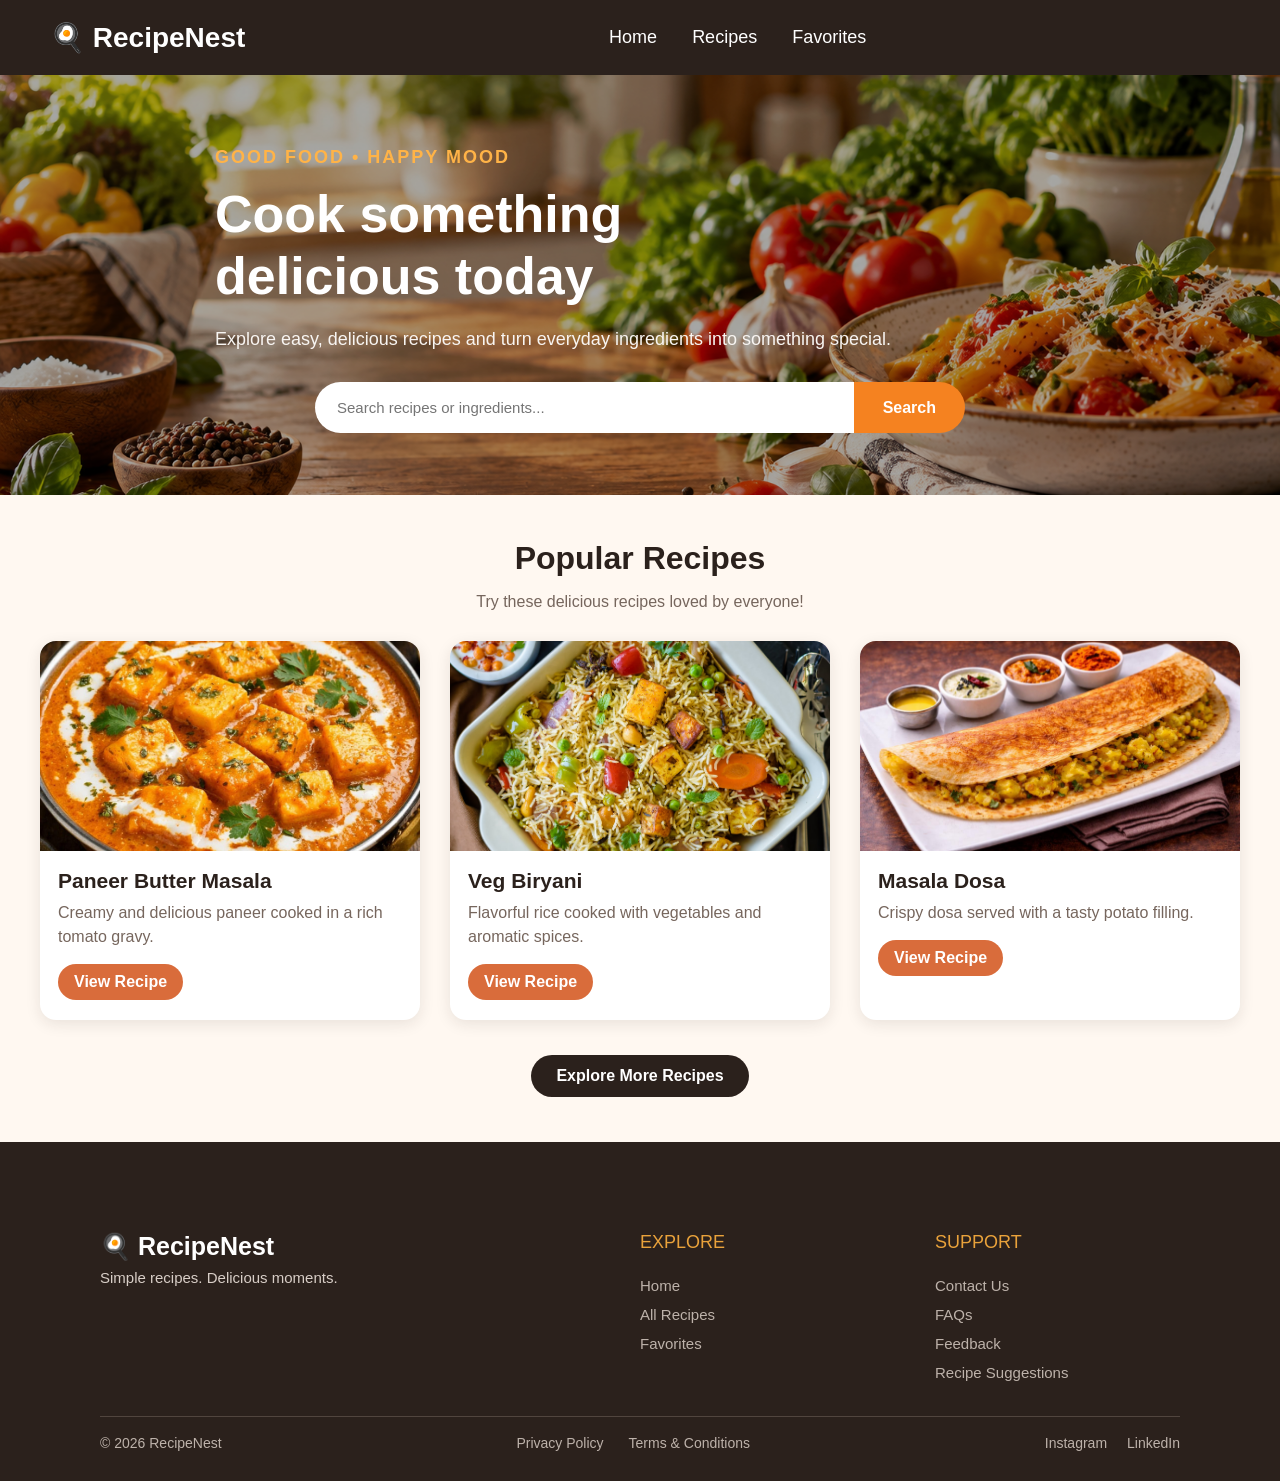
<file: index.html>
<!doctype html>
<html lang="en">
  <head>
    <meta charset="UTF-8" />
    <meta name="viewport" content="width=device-width, initial-scale=1.0" />
    <title>Recipe Book</title>
    <link rel="stylesheet" href="style.css" />
  </head>
  <body>
    <header class="header">
      <div>
        <div class="logo">🍳 RecipeNest</div>
        <nav class="links">
          <a href="index.html">Home</a>
          <a href="recipes.html">Recipes</a>
          <a href="favorites.html">Favorites</a>
        </nav>
        <div></div>
      </div>
    </header>

    <section class="hero">
      <div class="overlay"></div>
      <div class="hero-content">
        <p class="tagline">GOOD FOOD • HAPPY MOOD</p>
        <h1>Cook something<br />delicious today</h1>
        <p class="subtext">
          Explore easy, delicious recipes and turn everyday ingredients into
          something special.
        </p>
      </div>
      <div class="search-bar">
        <input
          type="text"
          id="searchInput"
          placeholder="Search recipes or ingredients..."
        />
        <button type="button" id="searchButton">Search</button>
      </div>
    </section>

    </div>

    <!-- Popular Recipes Section -->
    <section class="popular-section">
      <h2>Popular Recipes</h2>
      <p class="popular-text">
        Try these delicious recipes loved by everyone!
      </p>

      <div class="popular-recipes">

        <div class="popular-card">
          <img
            src="/images/PaneerButterMasala.jpg"
            alt="Paneer Butter Masala"
          />
          <h3>Paneer Butter Masala</h3>
          <p>
            Creamy and delicious paneer cooked in a rich tomato gravy.
          </p>
          <a href="detailedrecipe.html?food=paneer">View Recipe</a>
        </div>

        <div class="popular-card">
          <img src="/images/biryani.jpg" alt="Veg Biryani" />
          <h3>Veg Biryani</h3>
          <p>
            Flavorful rice cooked with vegetables and aromatic spices.
          </p>
          <a href="detailedrecipe.html?food=biryani">View Recipe</a>
        </div>

        <div class="popular-card">
          <img src="/images/dosa.jpg" alt="Masala Dosa" />
          <h3>Masala Dosa</h3>
          <p>
            Crispy dosa served with a tasty potato filling.
          </p>
          <a href="detailedrecipe.html?food=dosa">View Recipe</a>
        </div>

      </div>
       <a href="recipes.html" class="explore-button">
        Explore More Recipes
      </a>
    </section>

    <footer class="footer">
    <footer class="footer">
      <div class="footer-top">
        <div class="footer-brand">
          <h2>🍳 RecipeNest</h2>
          <p>Simple recipes. Delicious moments.</p>
        </div>
        <div class="footer-column">
          <h3>EXPLORE</h3>

          <a href="index.html">Home</a>
          <a href="recipes.html">All Recipes</a>
          <a href="favorites.html">Favorites</a>
        </div>
        <div class="footer-column">
          <h3>SUPPORT</h3>
          <a href="#">Contact Us</a>
          <a href="#">FAQs</a>
          <a href="#">Feedback</a>
          <a href="#">Recipe Suggestions</a>
        </div>
      </div>
      <div class="footer-bottom">
        <p>© 2026 RecipeNest</p>
        <div class="footer-bottom-links">
          <a href="#">Privacy Policy</a>
          <a href="#">Terms & Conditions</a>
        </div>
        <div class="social-icons">
          <a href="https://www.instagram.com/aradhya_shahi_/">Instagram</a>
          <a href="https://www.linkedin.com/in/aradhyak983">LinkedIn</a>
        </div>
      </div>
    </footer>
    <script src="search.js"></script>
    <script src="favorites.js"></script>
  </body>
</html>
</file>
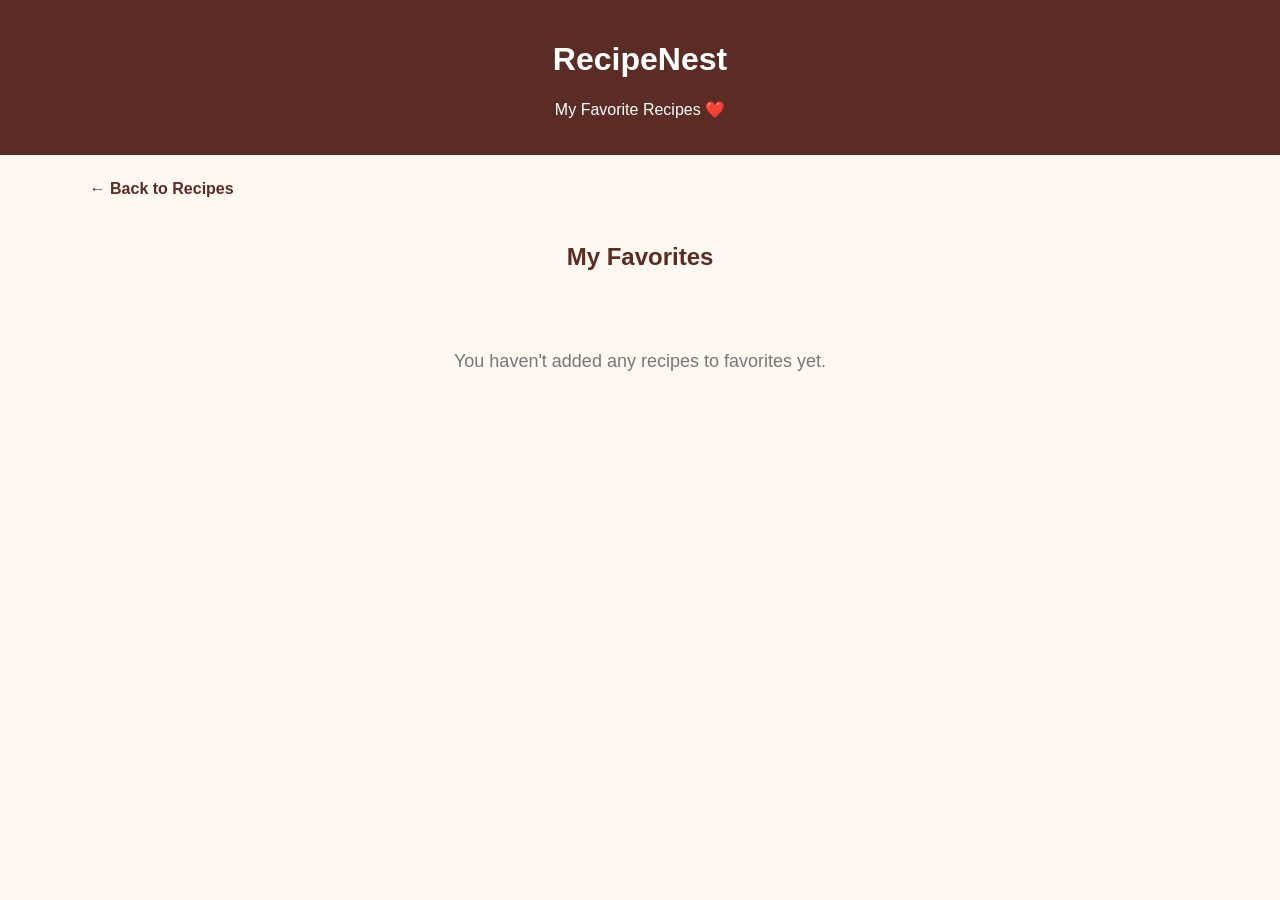
<file: favorites.html>
<!doctype html>
<html lang="en">
  <head>
    <meta charset="UTF-8" />

    <meta name="viewport" content="width=device-width, initial-scale=1.0" />

    <title>RecipeNest | Favorites</title>

    <style>
      body {
        font-family: Arial, sans-serif;
        margin: 0;
        background-color: #fff8f0;
      }
      header {
        background-color: #5b2c24;
        color: white;
        padding: 20px;
        text-align: center;
      }
      .back {
        display: inline-block;
        margin: 25px 7%;
        color: #5b2c24;
        text-decoration: none;
        font-weight: bold;
      }
      .heading {
        text-align: center;
        color: #5b2c24;
      }
      #favoritesContainer {
        width: 85%;
        margin: 30px auto;

        display: grid;
        grid-template-columns: repeat(4, 1fr);
        gap: 20px;
      }
      .favorite-card {
        background-color: white;
        border-radius: 12px;
        padding: 15px;
        box-shadow: 0 4px 15px rgba(0, 0, 0, 0.1);
      }
      .favorite-card img {
        width: 100%;
        height: 180px;
        object-fit: cover;
        border-radius: 10px;
      }

      .favorite-card h3 {
        color: #5b2c24;
      }

      .favorite-card a {
        display: inline-block;
        background-color: #5b2c24;
        color: white;
        text-decoration: none;
        padding: 8px 15px;
        border-radius: 6px;
      }
      #emptyMessage {
        text-align: center;
        margin-top: 50px;
        color: #777;
        font-size: 18px;
      }

      @media (max-width: 900px) {
        #favoritesContainer {
          grid-template-columns: repeat(2, 1fr);
        }
      }

      @media (max-width: 600px) {
        #favoritesContainer {
          grid-template-columns: 1fr;
        }
      }
    </style>
  </head>

  <body>
    <header>
      <h1>RecipeNest</h1>

      <p>My Favorite Recipes ❤️</p>
    </header>
    <a href="recipes.html" class="back"> ← Back to Recipes </a>
    <h2 class="heading">My Favorites</h2>
    <div id="favoritesContainer"></div>
    <p id="emptyMessage">You haven't added any recipes to favorites yet.</p>
    <script src="favorites-page.js"></script>
  </body>
</html>
</file>
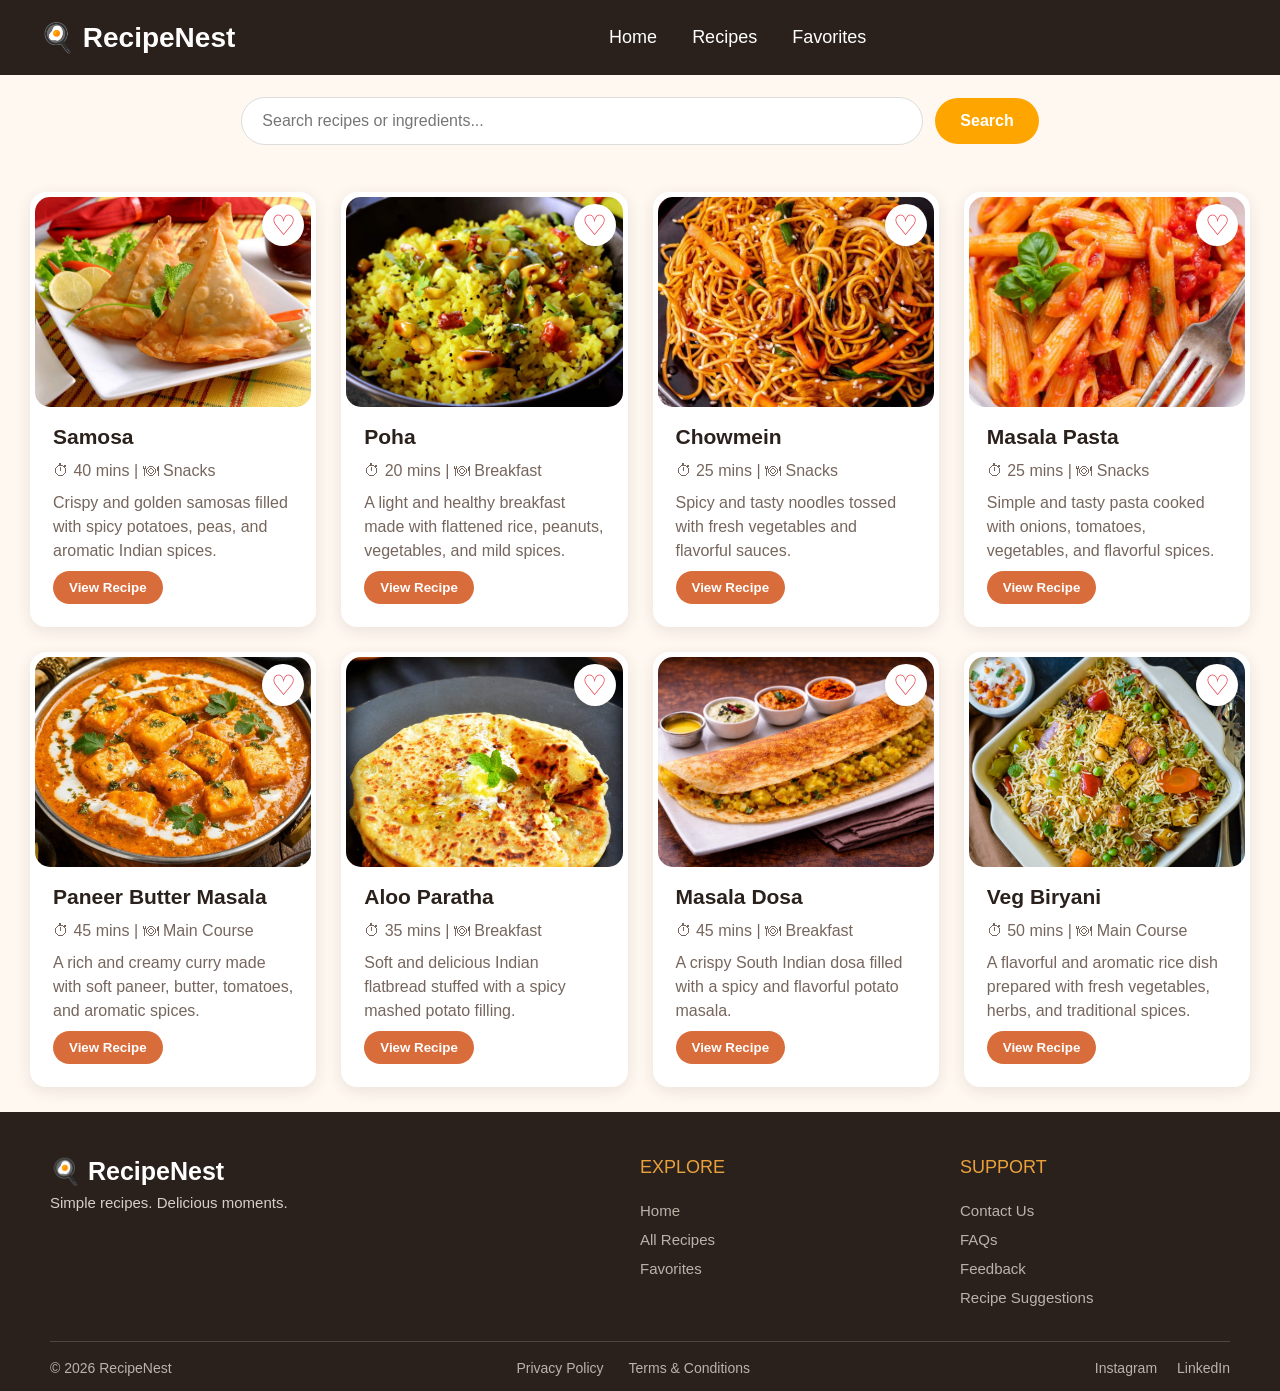
<file: recipes.html>
<!doctype html>
<html lang="en">
  <head>
    <meta charset="UTF-8" />
    <meta name="viewport" content="width=device-width, initial-scale=1.0" />
    <title>Recipes</title>
    <link rel="stylesheet" href="recipe.css" />
  </head>
  <body>
    <header class="header">
      <div>
        <div class="logo">🍳 RecipeNest</div>
        <nav class="links">
          <a href="index.html">Home</a>
          <a href="recipes.html">Recipes</a>
          <a href="favorites.html">Favorites</a>
        </nav>
        <div></div>
      </div>
    </header>
    <div class="search-container">
      <input
        type="text"
        id="searchInput"
        placeholder="Search recipes or ingredients..."
      />

      <button type="button" id="searchButton">Search</button>
    </div>
    <section>
      <p id="noResults">
        🔍<br />
        <strong>No recipes found!</strong><br />
        Try searching for another recipe or ingredient.
      </p>
      <div class="main">
        <div
          class="card"
          data-ingredients="potato peas flour green chilli ginger cumin garam masala"
        >
          <button class="favorite-btn" data-food="samosa">♡</button>
          <div>
            <img src="/images/samosa.jpg" alt="" />
          </div>
          <div>
            <h3>Samosa</h3>
            <p>⏱ 40 mins | 🍽 Snacks</p>
            <p>
              Crispy and golden samosas filled with spicy potatoes, peas, and
              aromatic Indian spices.
            </p>
            <a href="detailedrecipe.html?food=samosa"
              ><button>View Recipe</button></a
            >
          </div>
        </div>
        <div
          class="card"
          data-ingredients="poha flattened rice peanuts onion potato green chilli mustard seeds curry leaves turmeric lemon"
        >
          <button class="favorite-btn" data-food="poha">♡</button>
          <div>
            <img src="/images/poha.jpg" alt="" />
          </div>
          <div>
            <h3>Poha</h3>
            <p>⏱ 20 mins | 🍽 Breakfast</p>
            <p>
              A light and healthy breakfast made with flattened rice, peanuts,
              vegetables, and mild spices.
            </p>
            <a href="detailedrecipe.html?food=poha"
              ><button>View Recipe</button></a
            >
          </div>
        </div>
        <div
          class="card"
          data-ingredients="noodles cabbage carrot capsicum onion garlic soy sauce vinegar chilli sauce"
        >
          <button class="favorite-btn" data-food="chowmein">♡</button>
          <div>
            <img src="/images/chowmein.jpg" alt="" />
          </div>
          <div>
            <h3>Chowmein</h3>
            <p>⏱ 25 mins | 🍽 Snacks</p>
            <p>
              Spicy and tasty noodles tossed with fresh vegetables and flavorful
              sauces.
            </p>
            <a href="detailedrecipe.html?food=chowmein"
              ><button>View Recipe</button></a
            >
          </div>
        </div>
        <div
          class="card"
          data-ingredients="pasta tomato onion garlic capsicum tomato sauce oregano chilli flakes black pepper"
        >
          <button class="favorite-btn" data-food="pasta">♡</button>
          <div>
            <img src="/images/pasta.jpg" alt="" />
          </div>
          <div>
            <h3>Masala Pasta</h3>
            <p>⏱ 25 mins | 🍽 Snacks</p>
            <p>
              Simple and tasty pasta cooked with onions, tomatoes, vegetables,
              and flavorful spices.
            </p>
            <a href="detailedrecipe.html?food=pasta"
              ><button>View Recipe</button></a
            >
          </div>
        </div>
        <div
          class="card"
          data-ingredients="paneer butter tomato onion cream ginger garlic garam masala kasuri methi"
        >
          <button class="favorite-btn" data-food="paneer">♡</button>
          <div>
            <img src="/images/PaneerButterMasala.jpg" alt="" />
          </div>
          <div>
            <h3>Paneer Butter Masala</h3>
            <p>⏱ 45 mins | 🍽 Main Course</p>
            <p>
              A rich and creamy curry made with soft paneer, butter, tomatoes,
              and aromatic spices.
            </p>
            <a href="detailedrecipe.html?food=paneer"
              ><button>View Recipe</button></a
            >
          </div>
        </div>
        <div
          class="card"
          data-ingredients="wheat flour potato green chilli coriander cumin red chilli garam masala ghee"
        >
          <button class="favorite-btn" data-food="alooParatha">♡</button>
          <div>
            <img src="/images/aloo_paratha.jpg" alt="" />
          </div>
          <div>
            <h3>Aloo Paratha</h3>
            <p>⏱ 35 mins | 🍽 Breakfast</p>
            <p>
              Soft and delicious Indian flatbread stuffed with a spicy mashed
              potato filling.
            </p>
            <a href="detailedrecipe.html?food=alooParatha"
              ><button>View Recipe</button></a
            >
          </div>
        </div>
        <div
          class="card"
          data-ingredients="rice urad dal potato onion mustard seeds curry leaves green chilli turmeric"
        >
          <button class="favorite-btn" data-food="dosa">♡</button>
          <div>
            <img src="/images/dosa.jpg" alt="" />
          </div>
          <div>
            <h3>Masala Dosa</h3>
            <p>⏱ 45 mins | 🍽 Breakfast</p>
            <p>
              A crispy South Indian dosa filled with a spicy and flavorful
              potato masala.
            </p>
            <a href="detailedrecipe.html?food=dosa"
              ><button>View Recipe</button></a
            >
          </div>
        </div>
        <div
          class="card"
          data-ingredients="basmati rice vegetables carrot peas beans potato onion tomato ginger garlic biryani masala mint coriander"
        >
          <button class="favorite-btn" data-food="biryani">♡</button>
          <div>
            <img src="/images/biryani.jpg" alt="" />
          </div>
          <div>
            <h3>Veg Biryani</h3>
            <p>⏱ 50 mins | 🍽 Main Course</p>
            <p>
              A flavorful and aromatic rice dish prepared with fresh vegetables,
              herbs, and traditional spices.
            </p>
            <a href="detailedrecipe.html?food=biryani"
              ><button>View Recipe</button></a
            >
          </div>
        </div>
      </div>
    </section>
    <footer class="footer">
      <div class="footer-top">
        <div class="footer-brand">
          <h2>🍳 RecipeNest</h2>
          <p>Simple recipes. Delicious moments.</p>
        </div>
        <div class="footer-column">
          <h3>EXPLORE</h3>
          <a href="index.html">Home</a>
          <a href="recipes.html">All Recipes</a>
          <a href="favorites.html">Favorites</a>
        </div>
        <div class="footer-column">
          <h3>SUPPORT</h3>
          <a href="#">Contact Us</a>
          <a href="#">FAQs</a>
          <a href="#">Feedback</a>
          <a href="#">Recipe Suggestions</a>
        </div>
      </div>
      <div class="footer-bottom">
        <p>© 2026 RecipeNest</p>
        <div class="footer-bottom-links">
          <a href="#">Privacy Policy</a>
          <a href="#">Terms & Conditions</a>
        </div>
        <div class="social-icons">
          <a href="https://www.instagram.com/aradhya_shahi_/">Instagram</a>
          <a href="https://www.linkedin.com/in/aradhyak983">LinkedIn</a>
        </div>
      </div>
    </footer>
    <script src="favorites.js"></script>
    <script src="search.js"></script>
  </body>
</html>
</file>
<file: style.css>
* {
  box-sizing: border-box;
}
html,
body {
  margin: 0;
  padding: 0;
  width: 100%;
  font-family: Arial, Helvetica, sans-serif;
  background-color: #fff8f1;
  color: #2b211c;
  overflow-x: hidden;
}
.header > div {
  height: 75px;
  background-color: #2b211c;

  display: flex;
  justify-content: space-between;
  align-items: center;

  padding: 0 50px;
}
.logo {
  color: #ffffff;
  font-size: 28px;
  font-weight: bold;
}
.links {
  display: flex;
  align-items: center;
  gap: 35px;
}
.links a {
  color: white;
  text-decoration: none;
  font-size: 18px;
  font-weight: 500;
}
.links a:hover {
  color: #e9a23b;
}

.hero {
  position: relative;
  /* height: 30%; */
  width: 100%;
  min-height: 420px;
  background-image: url("/images/backgroundimage.png");
  background-size: cover;
  background-position: center;
  display: flex;
  flex-direction: column;
  justify-content: center;
  align-items: center;
  overflow: hidden;
}
.overlay {
  position: absolute;
  top: 0;
  left: 0;
  width: 100%;
  height: 100%;
  background-color: rgba(0, 0, 0, 0.35);
  z-index: 0;
}
.tagline {
  color: #ffb347;
  font-size: 18px;
  font-weight: bold;
  letter-spacing: 2px;
  margin-bottom: 15px;
  margin-top: 10px;
}
.hero-content {
  position: relative;
  z-index: 1;
  width: 90%;
  max-width: 850px;
  color: white;
}
.hero-content h1 {
  font-size: 52px;
  line-height: 1.2;
  margin: 0 0 15px;

  color: white;
}
.subtext {
  font-size: 18px;
  line-height: 1.6;
  margin-bottom: 28px;

  color: #f8f5f2;
}
.search-bar {
  width: 100%;
  display: flex;
  justify-content: center;
  max-width: 650px;
  margin: 0 auto;
  position: relative;
  z-index: 2;
}
.search-bar input {
  flex: 1;
  padding: 17px 22px;
  border: none;
  outline: none;
  font-size: 15px;
  border-radius: 30px 0 0 30px;
}
.search-bar button {
  padding: 11px 29px;
  border: none;
  font-size: 16px;
  font-weight: bold;
  background-color: #f58220;
  color: white;
  border-radius: 0 30px 30px 0;
  cursor: pointer;
  transition: 0.3s;
}
.search-bar button:hover {
  background-color: #d9650c;
}
/* Popular Recipes */

.popular-section {
  background-color: #fff8f1;
  padding: 45px 30px;
  text-align: center;
}

.popular-section h2 {
  margin: 0 0 10px;
  font-size: 32px;
  color: #2b211c;
}

.popular-text {
  color: #76665d;
  margin-bottom: 30px;
  font-size: 16px;
}

.popular-recipes {
  display: grid;
  grid-template-columns: repeat(3, 1fr);
  gap: 30px;
  max-width: 1200px;
  margin: auto;
}

.popular-card {
  background-color: white;
  border-radius: 16px;
  overflow: hidden;
  box-shadow: 0 4px 15px rgba(43, 33, 28, 0.1);
  text-align: left;
  padding-bottom: 20px;
}

.popular-card img {
  width: 100%;
  height: 210px;
  object-fit: cover;
  display: block;
}

.popular-card h3 {
  margin: 18px 18px 8px;
  font-size: 21px;
  color: #2b211c;
}

.popular-card p {
  margin: 0 18px 15px;
  color: #76665d;
  line-height: 1.5;
}

.popular-card a {
  display: inline-block;
  margin-left: 18px;
  padding: 9px 16px;
  background-color: #d96c3b;
  color: white;
  text-decoration: none;
  border-radius: 20px;
  font-weight: bold;
}

.popular-card a:hover {
  background-color: #b9542c;
}
.explore-button {
  display: inline-block;
  margin-top: 35px;
  padding: 12px 25px;
  background-color: #2b211c;
  color: white;
  text-decoration: none;
  border-radius: 25px;
  font-weight: bold;
  font-size: 16px;
  transition: 0.3s;
}

.explore-button:hover {
  background-color: #d96c3b;
}
.footer {
  background-color: #2b211c;
  color: white;
  padding: 45px 50px 15px;
}
.footer-top {
  display: grid;
  grid-template-columns: 2fr 1fr 1fr;
  gap: 50px;
  padding-bottom: 35px;
}
.footer-brand h2 {
  margin: 0 0 8px;
  font-size: 25px;
  color: white;
}
.footer-brand p {
  margin: 0;
  color: #d8cec7;
  font-size: 15px;
}
.footer-column {
  display: flex;
  flex-direction: column;
  gap: 12px;
}
.footer-column h3 {
  margin: 0 0 12px;
  color: #e9a23b;
  font-size: 18px;
  font-weight: 500;
}
.footer-column a {
  color: #bdb2aa;
  text-decoration: none;
  font-size: 15px;
}
.footer-column a:hover {
  color: white;
}
.footer-bottom {
  border-top: 1px solid #51453e;
  padding-top: 18px;
  display: flex;
  align-items: center;
  justify-content: space-between;
  gap: 20px;
}
.footer-bottom p {
  margin: 0;
  color: #bdb2aa;
  font-size: 14px;
}
.footer-bottom-links {
  display: flex;
  gap: 25px;
}
.footer-bottom-links a {
  color: #bdb2aa;
  text-decoration: none;
  font-size: 14px;
}
.footer-bottom-links a:hover {
  color: white;
}
.social-icons {
  display: flex;
  gap: 20px;
}
.social-icons a {
  color: #bdb2aa;
  text-decoration: none;
  font-size: 14px;
}
.social-icons a:hover {
  color: #e9a23b;
}

@media (max-width: 600px) {
  .header > div {
    height: auto;
    padding: 15px 20px;
    flex-direction: column;
    gap: 15px;
  }

  .links {
    gap: 20px;
  }

  .hero-content h1 {
    font-size: 36px;
  }

  .tagline {
    font-size: 14px;
  }

  .subtext {
    font-size: 15px;
  }

  .search-bar {
    flex-direction: column;
    gap: 10px;
  }

  .search-bar input {
    width: 100%;
    border-radius: 30px;
  }

  .search-bar button {
    width: 100%;
    border-radius: 30px;
  }

  .main {
    grid-template-columns: 1fr;
    padding: 20px;
  }

  .card img {
    height: 220px;
  }

  .footer {
    padding: 35px 20px 15px;
  }

  .footer-top {
    grid-template-columns: 1fr;
    gap: 30px;
  }

  .footer-bottom {
    flex-direction: column;
    text-align: center;
  }

  .footer-bottom-links {
    flex-direction: column;
    gap: 10px;
  }

  .social-icons {
    justify-content: center;
  }
}
</file>
<file: recipe.css>
* {
  box-sizing: border-box;
}
body {
  margin: 0;
  font-family: Arial, Helvetica, sans-serif;
  background-color: #fff8f1;
}

.header > div {
  background-color: #2b211c;
  min-height: 75px;
  display: flex;
  justify-content: space-between;
  align-items: center;
  padding: 15px 40px;
}
.logo {
  color: #ffffff;
  font-size: 28px;
  font-weight: bold;
}
.links {
  display: flex;
  align-items: center;
  gap: 35px;
}
.links a {
  color: white;
  text-decoration: none;
  font-size: 18px;
  font-weight: 500;
}
.links a:hover {
  color: #e9a23b;
}

.main {
  width: 100%;
  background-color: #fff8f1;
  display: grid;
  grid-template-rows: 1fr 1fr;
  grid-template-columns: repeat(4, 1fr);
  padding: 25px 30px;
  gap: 25px;
  border: none;
  overflow: visible;
}

.favorite-btn {
  border: none;
  background-color: white;
  color: #e63946;
  font-size: 28px;
  cursor: pointer;
  position: absolute;
  top: 12px;
  right: 12px;
  width: 42px;
  height: 42px;
  border-radius: 50%;
  z-index: 2;
  box-shadow: 0 2px 8px rgba(0, 0, 0, 0.15);
  transition: transform 0.2s ease;
}
.favorite-btn:hover {
  transform: scale(1.15);
}
.favorite-btn.active {
  color: red;
}

.card {
  position: relative;
  min-height: 0;
  border: none;
  background-color: #ffffff;
  border-radius: 16px;
  display: flex;
  flex-direction: column;
  /* justify-content: center;
              align-items: center; */
  padding: 5px;
  box-shadow: 0 4px 15px rgba(43, 33, 28, 0.1);
  transition:
    transform 0.2s ease,
    box-shadow 0.2s ease;
  overflow: hidden;
}
.card:hover {
  transform: translateY(-5px);

  box-shadow: 0 8px 22px rgba(43, 33, 28, 0.16);
}
.card > div:first-of-type {
  width: 100%;
}
.card img {
  height: 210px;
  width: 100%;
  object-fit: cover;
  display: block;
  border-radius: 15px;
}
.card > div:last-of-type {
  padding: 18px;
}
.card h3 {
  margin: 0 0 10px;
  font-size: 21px;
  color: #2b211c;
}
.card p {
  color: #76665d;
  font-size: 16px;
  line-height: 1.5;
  margin: 8px 0;
}
.card a button {
  border: none;
  background-color: #d96c3b;
  color: white;
  padding: 9px 16px;
  border-radius: 20px;
  cursor: pointer;
  font-weight: bold;
}
.card a button:hover {
  background-color: #b9542c;
}

.search-container {
  width: 100%;
  display: flex;
  justify-content: center;
  align-items: center;
  gap: 12px;
  padding: 22px 20px;
  background-color: #fff8f1;
}
.search-container input {
  width: 55%;
  max-width: 700px;
  padding: 14px 20px;
  border: 1px solid #ddd;
  border-radius: 30px;
  font-size: 16px;
  outline: none;
  background-color: white;
}
.search-container input:focus {
  border-color: #d96c3b;
  box-shadow: 0 0 0 3px rgba(217, 108, 59, 0.12);
}
.search-container button {
  padding: 14px 25px;
  border: none;
  border-radius: 30px;
  background-color: orange;
  color: white;
  font-size: 16px;
  font-weight: bold;
  cursor: pointer;
}
.search-container button:hover {
  background-color: darkorange;
}

#noResults {
  display: none;
  text-align: center;
  font-size: 18px;
  color: #666;
  padding: 50px 20px;
  background-color: white;
}
#noResults strong {
  display: block;
  font-size: 24px;
  color: #333;
  margin: 10px 0;
}

.footer {
  background-color: #2b211c;
  color: white;
  padding: 45px 50px 15px;
}
.footer-top {
  display: grid;
  grid-template-columns: 2fr 1fr 1fr;
  gap: 50px;
  padding-bottom: 35px;
}
.footer-brand h2 {
  margin: 0 0 8px;
  font-size: 25px;
  color: white;
}
.footer-brand p {
  margin: 0;
  color: #d8cec7;
  font-size: 15px;
}
.footer-column {
  display: flex;
  flex-direction: column;
  gap: 12px;
}
.footer-column h3 {
  margin: 0 0 12px;
  color: #e9a23b;
  font-size: 18px;
  font-weight: 500;
}
.footer-column a {
  color: #bdb2aa;
  text-decoration: none;
  font-size: 15px;
}
.footer-column a:hover {
  color: white;
}
.footer-bottom {
  border-top: 1px solid #51453e;
  padding-top: 18px;
  display: flex;
  align-items: center;
  justify-content: space-between;
  gap: 20px;
}
.footer-bottom p {
  margin: 0;
  color: #bdb2aa;
  font-size: 14px;
}
.footer-bottom-links {
  display: flex;
  gap: 25px;
}
.footer-bottom-links a {
  color: #bdb2aa;
  text-decoration: none;
  font-size: 14px;
}
.footer-bottom-links a:hover {
  color: white;
}
.social-icons {
  display: flex;
  gap: 20px;
}
.social-icons a {
  color: #bdb2aa;
  text-decoration: none;
  font-size: 14px;
}
.social-icons a:hover {
  color: #e9a23b;
}

@media (max-width: 1000px) {
  .main {
    grid-template-columns: repeat(2, 1fr);
  }
}
@media (max-width: 600px) {
  .header > div {
    padding: 15px 20px;

    flex-direction: column;

    gap: 15px;
  }

  .links {
    gap: 20px;
  }

  .search-container {
    flex-direction: column;
  }

  .search-container input {
    width: 90%;
  }

  .search-container button {
    width: 90%;
  }

  .main {
    grid-template-columns: 1fr;

    padding: 20px;
  }

  .card img {
    height: 220px;
  }
}
</file>
